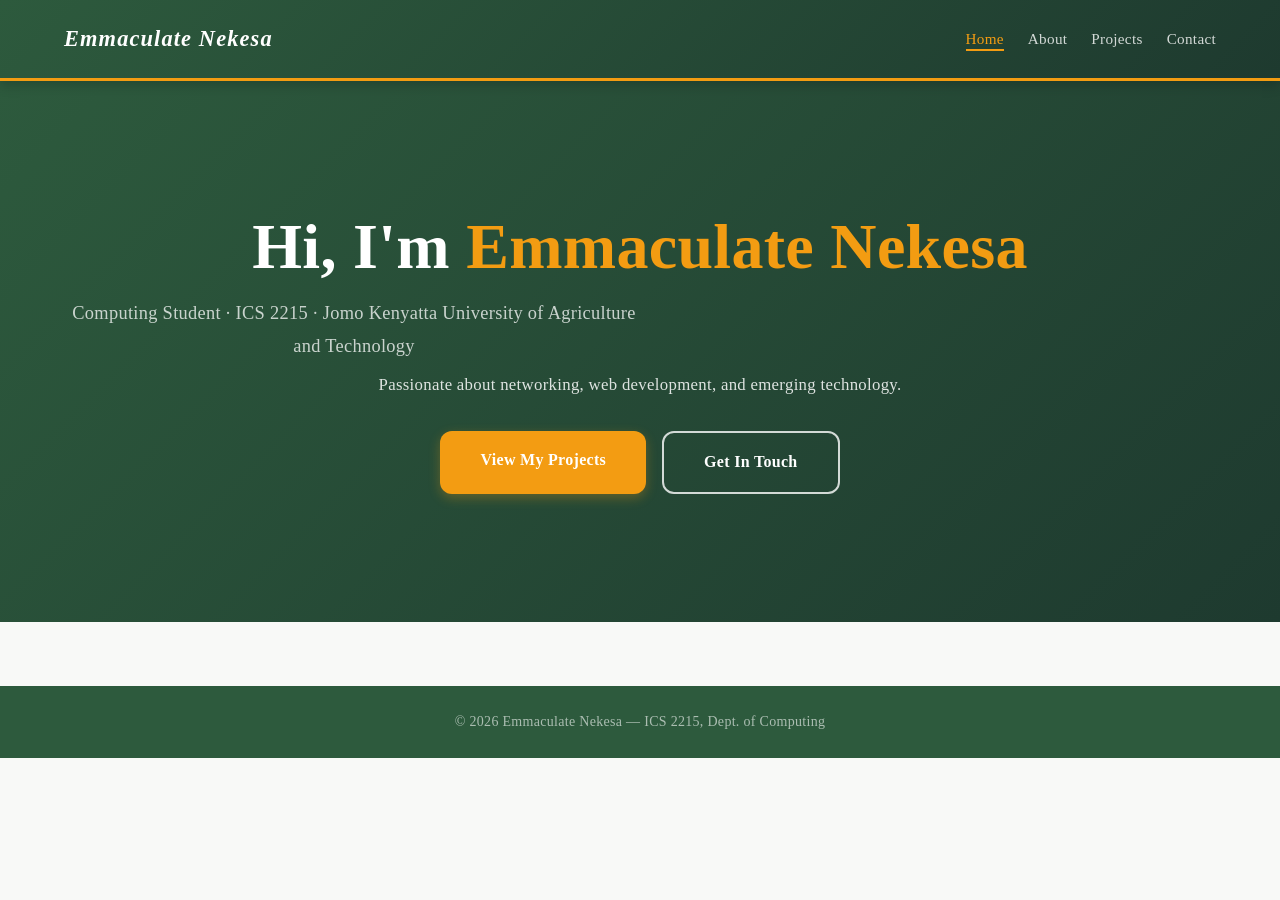
<file: index.html>
<!-- Paste this into EVERY HTML file and customise the <title> and <main> -->
<!DOCTYPE html>
<html lang="en">
<head>
  <meta charset="UTF-8">
  <!-- REQUIRED for responsive design on mobile -->
  <meta name="viewport" content="width=device-width, initial-scale=1.0">
  <meta name="description" content="Portfolio of Emmaculate Nekesa — Computing student at JKUAT">
  <title>Emmaculate Nekesa | Portfolio</title>
  <link rel="stylesheet" href="css/style.css">
  <meta name="google-site-verification" content="IMWEQJsufeYtgXxwFRLSCEkJa6uYk1u47TuHpb3jnJY" />
  <meta name="google-site-verification" content="IMWEQJsufeYtgXxwFRLSCEkJa6uYk1u47TuHpb3jnJY" />
</head>
<body>

  <!-- Skip link: allows keyboard users to skip the nav -->
  <a href="#main" class="skip-link">Skip to main content</a>

  <header>
    <div class="container">
      <a href="index.html" class="logo">Emmaculate Nekesa</a>
      <nav aria-label="Main navigation">
        <ul>
          <!-- Add class="active" to the current page's link -->
          <li><a href="index.html" class="active">Home</a></li>
          <li><a href="about.html">About</a></li>
          <li><a href="projects.html">Projects</a></li>
          <li><a href="contact.html">Contact</a></li>
        </ul>
      </nav>
    </div>
  </header>

  <main id="main">
   <section class="hero">
  <div class="container">
    <h1>Hi, I'm <span class="accent">Emmaculate Nekesa</span></h1>
    <p class="tagline">Computing Student · ICS 2215 · Jomo Kenyatta University of Agriculture and Technology</p>
    <p>Passionate about networking, web development, and emerging technology.</p>
    <div class="hero-btns">
      <a href="projects.html" class="btn">View My Projects</a>
      <a href="contact.html" class="btn btn-outline">Get In Touch</a>
    </div>
  </div>
</section>
  </main>

  <footer>
    <div class="container">
      <p>&copy; <span id="year"></span> Emmaculate Nekesa — ICS 2215, Dept. of Computing</p>
    </div>
  </footer>
  <script>document.getElementById('year').textContent = new Date().getFullYear();</script>
</body>
</html>
</file>
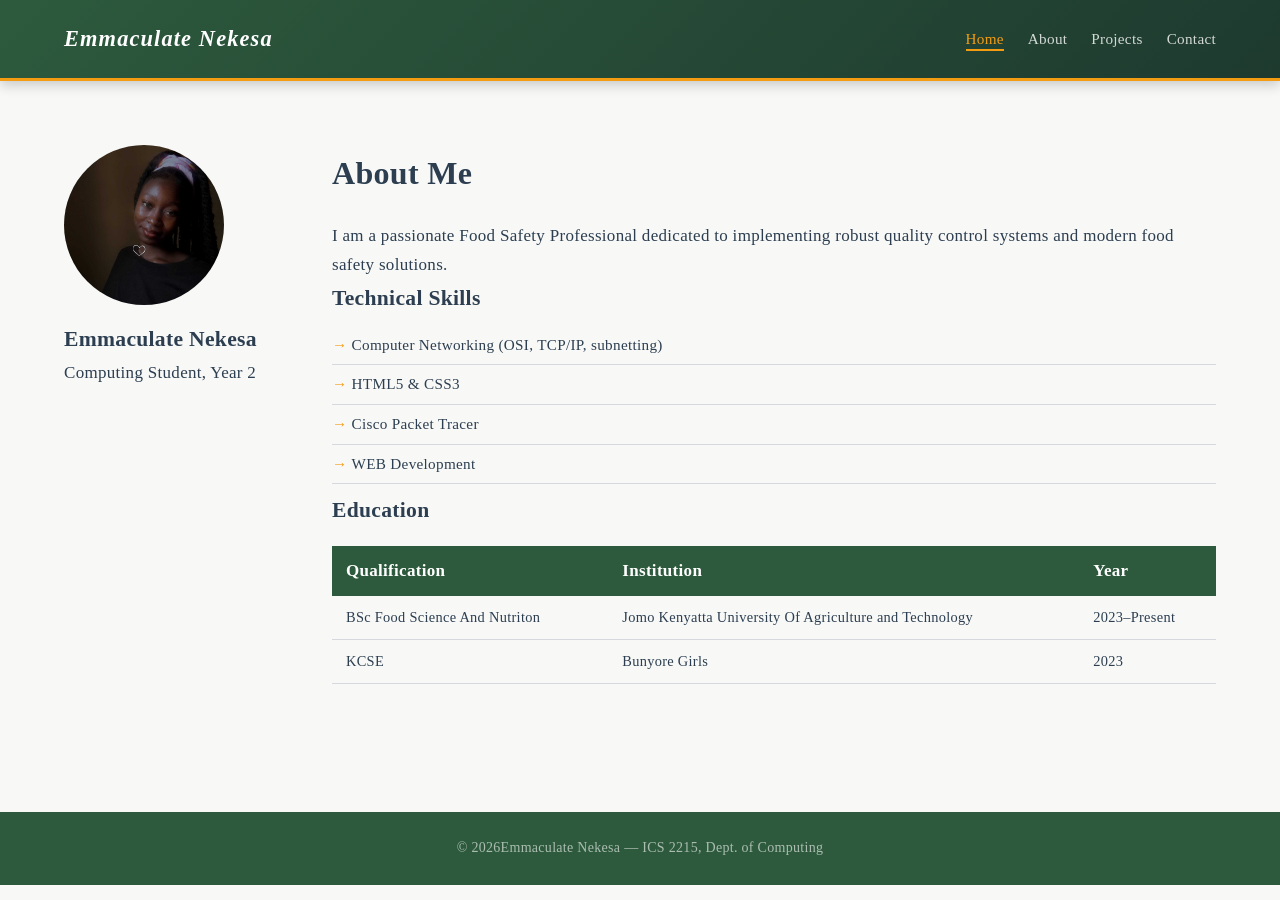
<file: about.html>
<!-- Paste this into EVERY HTML file and customise the <title> and <main> -->
<!DOCTYPE html>
<html lang="en">
<head>
  <meta charset="UTF-8">
  <!-- REQUIRED for responsive design on mobile -->
  <meta name="viewport" content="width=device-width, initial-scale=1.0">
  <meta name="description" content="Portfolio of Emmaculate Nekesa — Computing student at Jkuat">
  <title>Emmaculate Nekesa | Portfolio</title>
  <link rel="stylesheet" href="css/style.css">
</head>
<body>

  <!-- Skip link: allows keyboard users to skip the nav -->
  <a href="#main" class="skip-link">Skip to main content</a>

  <header>
    <div class="container">
      <a href="index.html" class="logo">Emmaculate Nekesa</a>
      <nav aria-label="Main navigation">
        <ul>
          <!-- Add class="active" to the current page's link -->
          <li><a href="index.html" class="active">Home</a></li>
          <li><a href="about.html">About</a></li>
          <li><a href="projects.html">Projects</a></li>
          <li><a href="contact.html">Contact</a></li>
        </ul>
      </nav>
    </div>
  </header>

  <main id="main">
  <section class="about-section">
  <div class="container about-grid">

    <aside>
      <!-- Profile photo -->
      <img src="Images/profile.jpg"
           alt="[Your Name] — profile photo"
           class="profile-img">
      <h3>Emmaculate Nekesa</h3>
      <p class="role">Computing Student, Year 2</p>
    </aside>

    <div>
      <h2>About Me</h2>
      <p>I am a passionate Food Safety Professional dedicated to implementing robust quality control systems and modern food safety solutions.</p>

      <h3>Technical Skills</h3>
      <ul class="skills-list">
        <li>Computer Networking (OSI, TCP/IP, subnetting)</li>
        <li>HTML5 & CSS3</li>
        <li>Cisco Packet Tracer</li>
        <li>WEB Development</li>
      </ul>

      <h3>Education</h3>
      <table>
        <thead>
          <tr><th>Qualification</th><th>Institution</th><th>Year</th></tr>
        </thead>
        <tbody>
          <tr><td>BSc Food Science And Nutriton</td><td>Jomo Kenyatta University Of Agriculture and Technology</td><td>2023–Present</td></tr>
          <tr><td>KCSE</td><td>Bunyore Girls</td><td>2023</td></tr>
        </tbody>
      </table>
    </div>
  </div>
</section>
  </main>

  <footer>
    <div class="container">
      <p>&copy; <span id="year"></span>Emmaculate Nekesa — ICS 2215, Dept. of Computing</p>
    </div>
  </footer>
  <script>document.getElementById('year').textContent = new Date().getFullYear();</script>
</body>
</html>
</file>
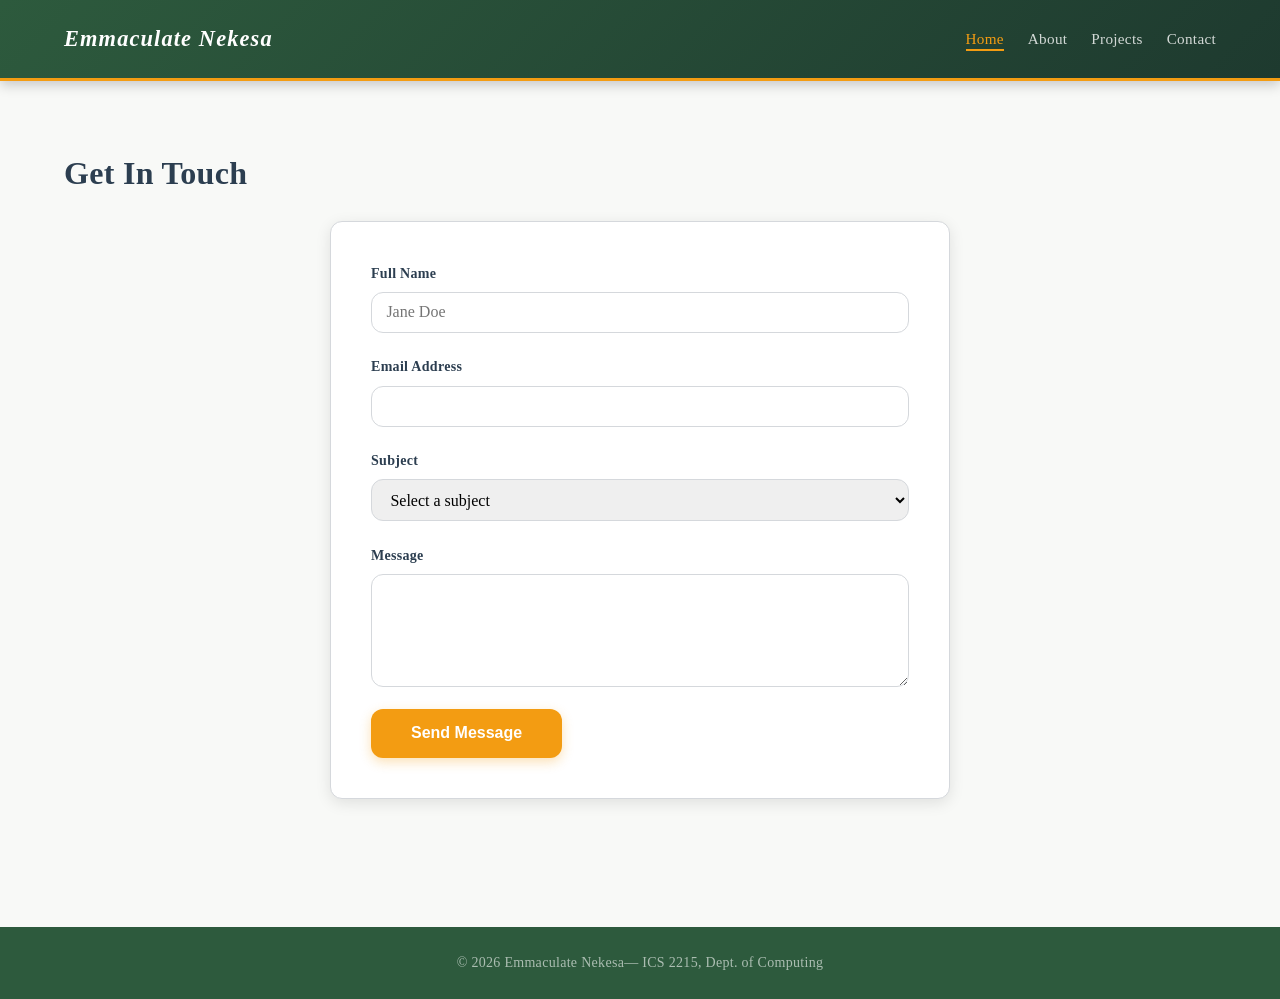
<file: contact.html>
<!-- Paste this into EVERY HTML file and customise the <title> and <main> -->
<!DOCTYPE html>
<html lang="en">
<head>
  <meta charset="UTF-8">
  <!-- REQUIRED for responsive design on mobile -->
  <meta name="viewport" content="width=device-width, initial-scale=1.0">
  <meta name="description" content="Portfolio of Emmaculate Nekesa — Computing student at Jkuat">
  <title>Emmaculate Nekesa | Portfolio</title>
  <link rel="stylesheet" href="css/style.css">
</head>
<body>

  <!-- Skip link: allows keyboard users to skip the nav -->
  <a href="#main" class="skip-link">Skip to main content</a>

  <header>
    <div class="container">
      <a href="index.html" class="logo">Emmaculate Nekesa</a>
      <nav aria-label="Main navigation">
        <ul>
          <!-- Add class="active" to the current page's link -->
          <li><a href="index.html" class="active">Home</a></li>
          <li><a href="about.html">About</a></li>
          <li><a href="projects.html">Projects</a></li>
          <li><a href="contact.html">Contact</a></li>
        </ul>
      </nav>
    </div>
  </header>

  <main id="main">
<section class="contact-section">
  <div class="container">
    <h2>Get In Touch</h2>
    <!-- action="#" keeps the form on the same page (no backend for this lab) -->
    <form class="contact-form" action="#" method="POST" novalidate>

      <div class="form-group">
        <label for="name">Full Name</label>
        <input type="text" id="name" name="name"
               placeholder="Jane Doe" required>
      </div>

      <div class="form-group">
        <label for="email">Email Address</label>
        <input type="email" id="email" name="email" required>
      </div>

      <div class="form-group">
        <label for="subject">Subject</label>
        <select id="subject" name="subject">
          <option value="">Select a subject</option>
          <option>Collaboration</option>
          <option>Employment Opportunity</option>
          <option>General Enquiry</option>
        </select>
      </div>

      <div class="form-group">
        <label for="msg">Message</label>
        <textarea id="msg" name="message" rows="5" required></textarea>
      </div>

      <button type="submit" class="btn">Send Message</button>
    </form>
  </div>
</section>  </main>

  <footer>
    <div class="container">
      <p>&copy; <span id="year"></span> Emmaculate Nekesa— ICS 2215, Dept. of Computing</p>
    </div>
  </footer>
  <script>document.getElementById('year').textContent = new Date().getFullYear();</script>
</body>
</html>
</file>
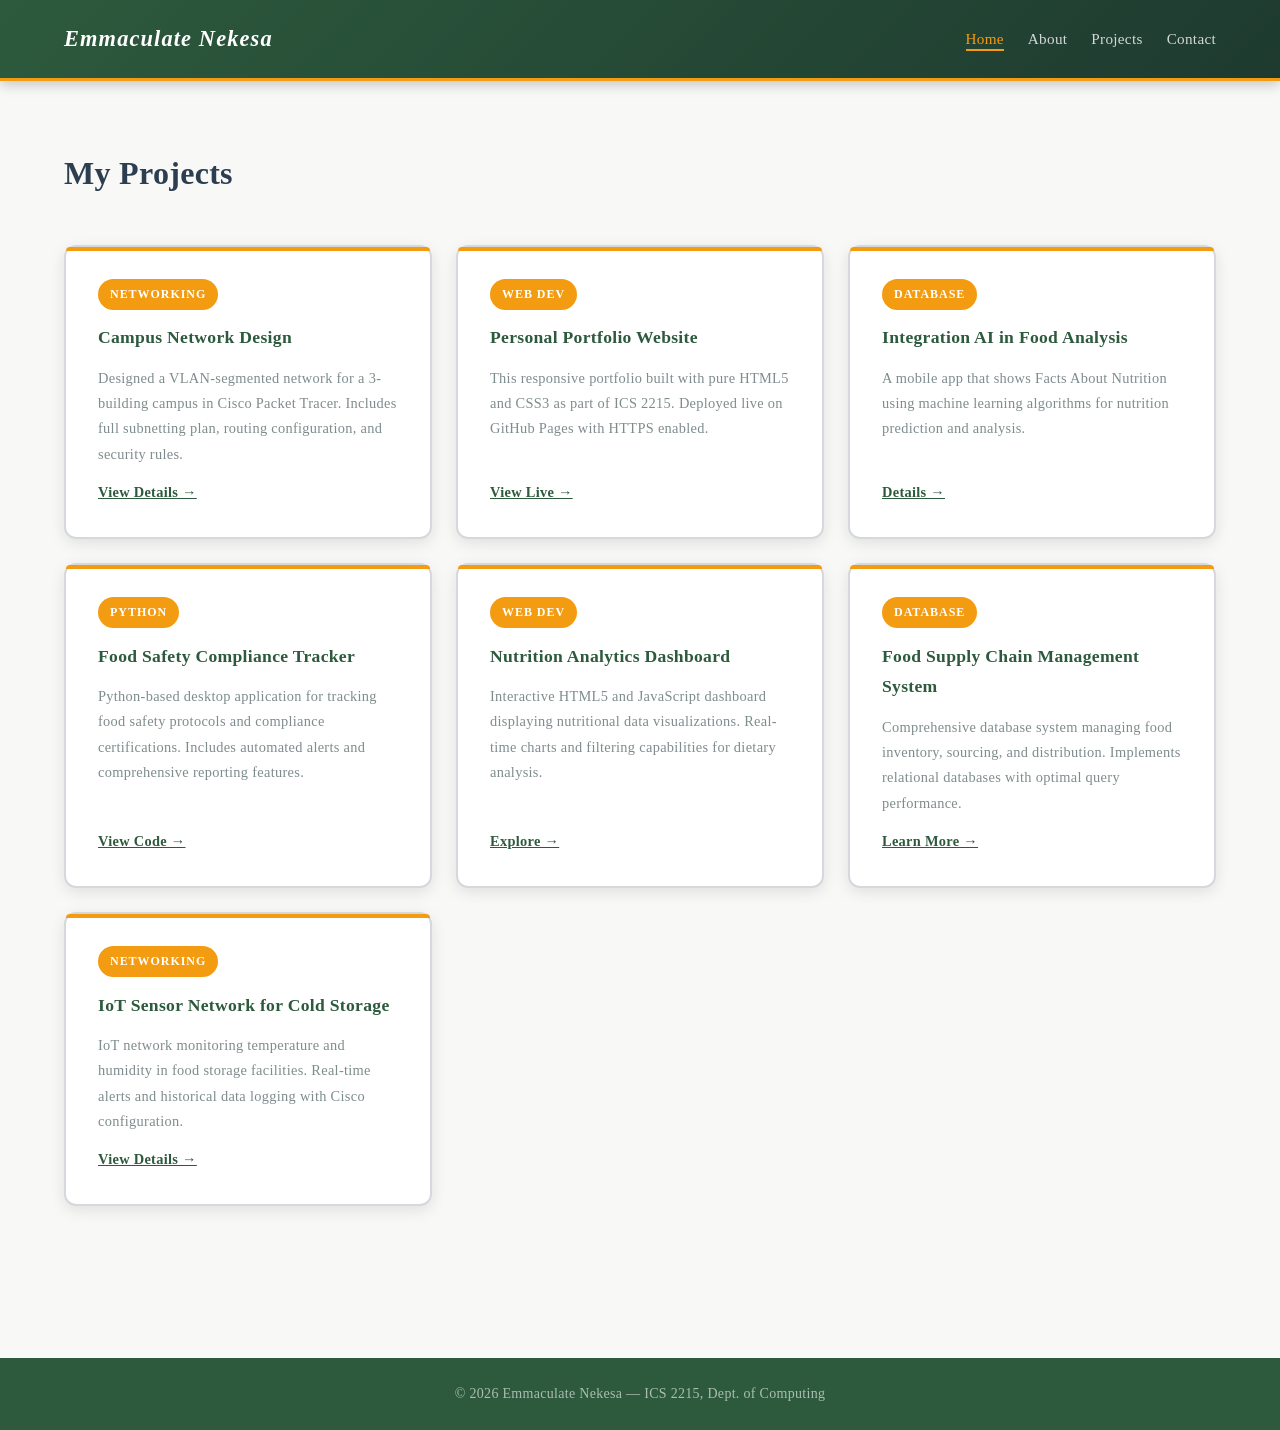
<file: projects.html>
<!-- Paste this into EVERY HTML file and customise the <title> and <main> -->
<!DOCTYPE html>
<html lang="en">
<head>
  <meta charset="UTF-8">
  <!-- REQUIRED for responsive design on mobile -->
  <meta name="viewport" content="width=device-width, initial-scale=1.0">
  <meta name="description" content="Portfolio of Emmaculate Nekesa — Computing student at Jkuat">
  <title>Emmaculate Nekesa | Portfolio</title>
  <link rel="stylesheet" href="css/style.css">
</head>
<body>

  <!-- Skip link: allows keyboard users to skip the nav -->
  <a href="#main" class="skip-link">Skip to main content</a>

  <header>
    <div class="container">
      <a href="index.html" class="logo">Emmaculate Nekesa</a>
      <nav aria-label="Main navigation">
        <ul>
          <!-- Add class="active" to the current page's link -->
          <li><a href="index.html" class="active">Home</a></li>
          <li><a href="about.html">About</a></li>
          <li><a href="projects.html">Projects</a></li>
          <li><a href="contact.html">Contact</a></li>
        </ul>
      </nav>
    </div>
  </header>

  <main id="main">
   <section class="projects-section">
  <div class="container">
    <h2>My Projects</h2>
    <div class="cards">

      <!-- Repeat this <article> block for each project (minimum 3) -->
      <article class="card">
        <span class="card-tag">Networking</span>
        <h3>Campus Network Design</h3>
        <p>Designed a VLAN-segmented network for a 3-building campus
        in Cisco Packet Tracer. Includes full subnetting plan,
        routing configuration, and security rules.</p>
        <a href="#" class="card-link">View Details →</a>
      </article>

      <article class="card">
        <span class="card-tag">Web Dev</span>
        <h3>Personal Portfolio Website</h3>
        <p>This responsive portfolio built with pure HTML5 and CSS3
        as part of ICS 2215. Deployed live on GitHub Pages
        with HTTPS enabled.</p>
        <a href="#" class="card-link">View Live →</a>
      </article>

      <article class="card">
        <span class="card-tag">Database</span>
        <h3>Integration AI in Food Analysis</h3>
        <p>A mobile app that shows Facts About Nutrition using machine learning algorithms for nutrition prediction and analysis.</p>
        <a href="#" class="card-link">Details →</a>
      </article>

      <article class="card">
        <span class="card-tag">Python</span>
        <h3>Food Safety Compliance Tracker</h3>
        <p>Python-based desktop application for tracking food safety protocols and compliance certifications. Includes automated alerts and comprehensive reporting features.</p>
        <a href="#" class="card-link">View Code →</a>
      </article>

      <article class="card">
        <span class="card-tag">Web Dev</span>
        <h3>Nutrition Analytics Dashboard</h3>
        <p>Interactive HTML5 and JavaScript dashboard displaying nutritional data visualizations. Real-time charts and filtering capabilities for dietary analysis.</p>
        <a href="#" class="card-link">Explore →</a>
      </article>

      <article class="card">
        <span class="card-tag">Database</span>
        <h3>Food Supply Chain Management System</h3>
        <p>Comprehensive database system managing food inventory, sourcing, and distribution. Implements relational databases with optimal query performance.</p>
        <a href="#" class="card-link">Learn More →</a>
      </article>

      <article class="card">
        <span class="card-tag">Networking</span>
        <h3>IoT Sensor Network for Cold Storage</h3>
        <p>IoT network monitoring temperature and humidity in food storage facilities. Real-time alerts and historical data logging with Cisco configuration.</p>
        <a href="#" class="card-link">View Details →</a>
      </article>

    </div>
  </div>
</section>
  </main>

  <footer>
    <div class="container">
      <p>&copy; <span id="year"></span> Emmaculate Nekesa — ICS 2215, Dept. of Computing</p>
    </div>
  </footer>
  <script>document.getElementById('year').textContent = new Date().getFullYear();</script>
</body>
</html>
</file>
<file: css/style.css>
/* === 1. RESET & BOX-SIZING === */
*, *::before, *::after {
  box-sizing: border-box;
  margin: 0;
  padding: 0;
}

/* === 2. CSS CUSTOM PROPERTIES (change these to personalise) === */
:root {
  --clr-primary:  #2D5A3D;  /* Deep forest green */
  --clr-accent:   #F39C12;  /* Vibrant orange */
  --clr-text:     #2C3E50;
  --clr-muted:    #7F8C8D;
  --clr-bg:       #F8F9F7;
  --clr-white:    #FFFFFF;
  --clr-border:   #D5D8DC;
  --radius:       12px;
  --shadow:       0 4px 15px rgba(0,0,0,0.1);
  --max-width:    1200px;
}

/* === 3. BASE TYPOGRAPHY === */
body {
  font-family: 'Georgia', 'Trebuchet MS', serif, system-ui;
  font-size: 17px;
  line-height: 1.75;
  color: var(--clr-text);
  background: var(--clr-bg);
  letter-spacing: 0.3px;
}
h1 { font-size: clamp(2.2rem, 6vw, 3.8rem); line-height: 1.2; font-weight: 800; }
h2 { font-size: 2rem; margin-bottom: 1.25rem; font-weight: 700; }
h3 { font-size: 1.35rem; font-weight: 600; }
a  { color: var(--clr-primary); transition: color 0.3s; }
img{ max-width: 100%; height: auto; display: block; border-radius: var(--radius); }

/* === 4. LAYOUT CONTAINER === */
.container {
  max-width: var(--max-width);
  margin: 0 auto;
  padding: 0 1.5rem;
}

/* === 5. SKIP LINK (accessibility) === */
.skip-link {
  position: absolute;
  top: -100px;
  left: 0;
  background: var(--clr-primary);
  color: white;
  padding: 0.5rem 1rem;
  z-index: 9999;
  text-decoration: none;
}
.skip-link:focus { top: 0; }

/* === 6. HEADER + NAVIGATION (Flexbox) === */
header {
  background: linear-gradient(135deg, var(--clr-primary) 0%, #1E3A2F 100%);
  padding: 1.2rem 0;
  position: sticky;
  top: 0;
  z-index: 100;
  box-shadow: 0 4px 12px rgba(0,0,0,0.2);
  border-bottom: 3px solid var(--clr-accent);
}
header .container {
  display: flex;              /* FLEXBOX — row layout */
  justify-content: space-between;
  align-items: center;
  flex-wrap: wrap;
  gap: 0.75rem;
}
.logo {
  font-size: 1.4rem;
  font-weight: 800;
  color: white;
  text-decoration: none;
  letter-spacing: 0.05em;
  font-style: italic;
}
nav ul  { list-style: none; display: flex; gap: 1.5rem; }
nav a   {
  color: rgba(255,255,255,0.8);
  text-decoration: none;
  font-size: 0.95rem;
  font-weight: 500;
  padding-bottom: 2px;
  border-bottom: 2px solid transparent;
  transition: all 0.2s;
}
nav a:hover, nav a.active {
  color: var(--clr-accent);
  border-bottom-color: var(--clr-accent);
}

/* === 7. HERO SECTION === */
.hero {
  background: linear-gradient(135deg, var(--clr-primary) 0%, #1E3A2F 100%);
  color: white;
  padding: 7rem 1.5rem;
  text-align: center;
  position: relative;
  overflow: hidden;
}
.hero .accent { color: var(--clr-accent); }
.hero .tagline {
  font-size: 1.15rem;
  opacity: 0.75;
  margin: 0.75rem 0 0.5rem;
}
.hero p {
  max-width: 580px;
  margin: 0 auto 2rem;
  opacity: 0.85;
  font-size: 1.05rem;
}
.hero-btns { display: flex; gap: 1rem; justify-content: center; flex-wrap: wrap; }

/* === 8. BUTTONS === */
.btn {
  display: inline-block;
  padding: 0.95rem 2.5rem;
  background: var(--clr-accent);
  color: white;
  border-radius: var(--radius);
  text-decoration: none;
  font-weight: 700;
  font-size: 1rem;
  border: none;
  cursor: pointer;
  transition: all 0.3s ease;
  box-shadow: 0 4px 12px rgba(243, 156, 18, 0.3);
}
.btn:hover     { opacity: 0.9; transform: translateY(-2px); box-shadow: 0 6px 18px rgba(243, 156, 18, 0.4); }
.btn-outline   {
  background: transparent;
  border: 2.5px solid rgba(255,255,255,0.8);
  color: white;
  box-shadow: none;
}
.btn-outline:hover { border-color: white; background: rgba(255,255,255,0.1); }

/* === 9. PROJECT CARDS (CSS Grid) === */
.projects-section { padding: 4rem 0; }
.cards {
  display: grid;
  grid-template-columns: repeat(auto-fit, minmax(260px, 1fr));
  gap: 1.5rem;
  padding: 1.5rem 0;
}
.card {
  background: var(--clr-white);
  border-radius: var(--radius);
  padding: 2rem;
  border: 2px solid var(--clr-border);
  box-shadow: var(--shadow);
  display: flex;
  flex-direction: column;
  gap: 0.8rem;
  transition: all 0.3s ease;
  position: relative;
}
.card::before {
  content: '';
  position: absolute;
  top: 0;
  left: 0;
  right: 0;
  height: 4px;
  background: var(--clr-accent);
  border-radius: var(--radius) var(--radius) 0 0;
}
.card:hover  { transform: translateY(-5px); box-shadow: 0 12px 30px rgba(0,0,0,0.15); }
.card-tag {
  display: inline-block;
  background: var(--clr-accent);
  color: white;
  font-size: 0.75rem;
  font-weight: 700;
  padding: 5px 12px;
  border-radius: 20px;
  text-transform: uppercase;
  letter-spacing: 0.08em;
  align-self: flex-start;
}
.card h3    { font-size: 1.1rem; color: var(--clr-primary); }
.card p     { font-size: 0.9rem; color: var(--clr-muted); flex: 1; }
.card-link  { margin-top: auto; font-weight: 600; font-size: 0.9rem; }

/* === 10. ABOUT PAGE === */
.about-section  { padding: 4rem 0; }
.profile-img    { width: 160px; height: 160px; border-radius: 50%; object-fit: cover; margin-bottom: 1rem; }
.skills-list    { list-style: none; padding: 0.5rem 0; }
.skills-list li { padding: 6px 0; border-bottom: 1px solid var(--clr-border); font-size: 0.95rem; }
.skills-list li::before { content: "→ "; color: var(--clr-accent); font-weight: 700; }

table          { width: 100%; border-collapse: collapse; margin-top: 1rem; }
table th       { background: var(--clr-primary); color: white; padding: 10px 14px; text-align: left; }
table td       { padding: 9px 14px; border-bottom: 1px solid var(--clr-border); font-size: 0.9rem; }
table tr:nth-child(even) td { background: var(--clr-bg); }

/* === 11. CONTACT FORM === */
.contact-section  { padding: 4rem 0; }
.contact-form     { max-width: 620px; margin: 0 auto; background: var(--clr-white); padding: 2.5rem; border-radius: var(--radius); border: 1px solid var(--clr-border); box-shadow: var(--shadow); }
.form-group       { display: flex; flex-direction: column; gap: 6px; margin-bottom: 1.4rem; }
label             { font-size: 0.875rem; font-weight: 600; color: var(--clr-text); }
input, select, textarea {
  width: 100%;
  padding: 0.65rem 0.9rem;
  border: 1.5px solid var(--clr-border);
  border-radius: var(--radius);
  font-size: 1rem;
  font-family: inherit;
  transition: border-color 0.2s, box-shadow 0.2s;
}
input:focus, select:focus, textarea:focus {
  outline: none;
  border-color: var(--clr-primary);
  box-shadow: 0 0 0 3px rgba(26,60,110,0.12);
}

/* === 12. FOOTER === */
footer {
  background: var(--clr-primary);
  color: rgba(255,255,255,0.6);
  text-align: center;
  padding: 1.5rem;
  font-size: 0.875rem;
  margin-top: 4rem;
}
/* === 13. RESPONSIVE MEDIA QUERIES === */

/* Tablet and above — 768px+ */
@media (min-width: 768px) {
  .about-grid {
    display: grid;
    grid-template-columns: 220px 1fr;
    gap: 3rem;
    align-items: start;
  }
  .hero { padding: 8rem 1.5rem; }
}

/* Desktop — 1024px+ */
@media (min-width: 1024px) {
  .cards   { grid-template-columns: repeat(3, 1fr); }
  .hero h1 { font-size: 4rem; }
}

/* Mobile only — collapse nav to centre-aligned column */
@media (max-width: 599px) {
  header .container {
    flex-direction: column;
    text-align: center;
  }
  nav ul {
    gap: 1rem;
    flex-wrap: wrap;
    justify-content: center;
  }
  .hero  { padding: 3.5rem 1rem; }
  .contact-form { padding: 1.5rem; }
}

/* Print — hide navigation and buttons */
@media print {
  header, footer, .btn, .hero-btns { display: none; }
  body { font-size: 12pt; color: black; background: white; }
}
</file>
